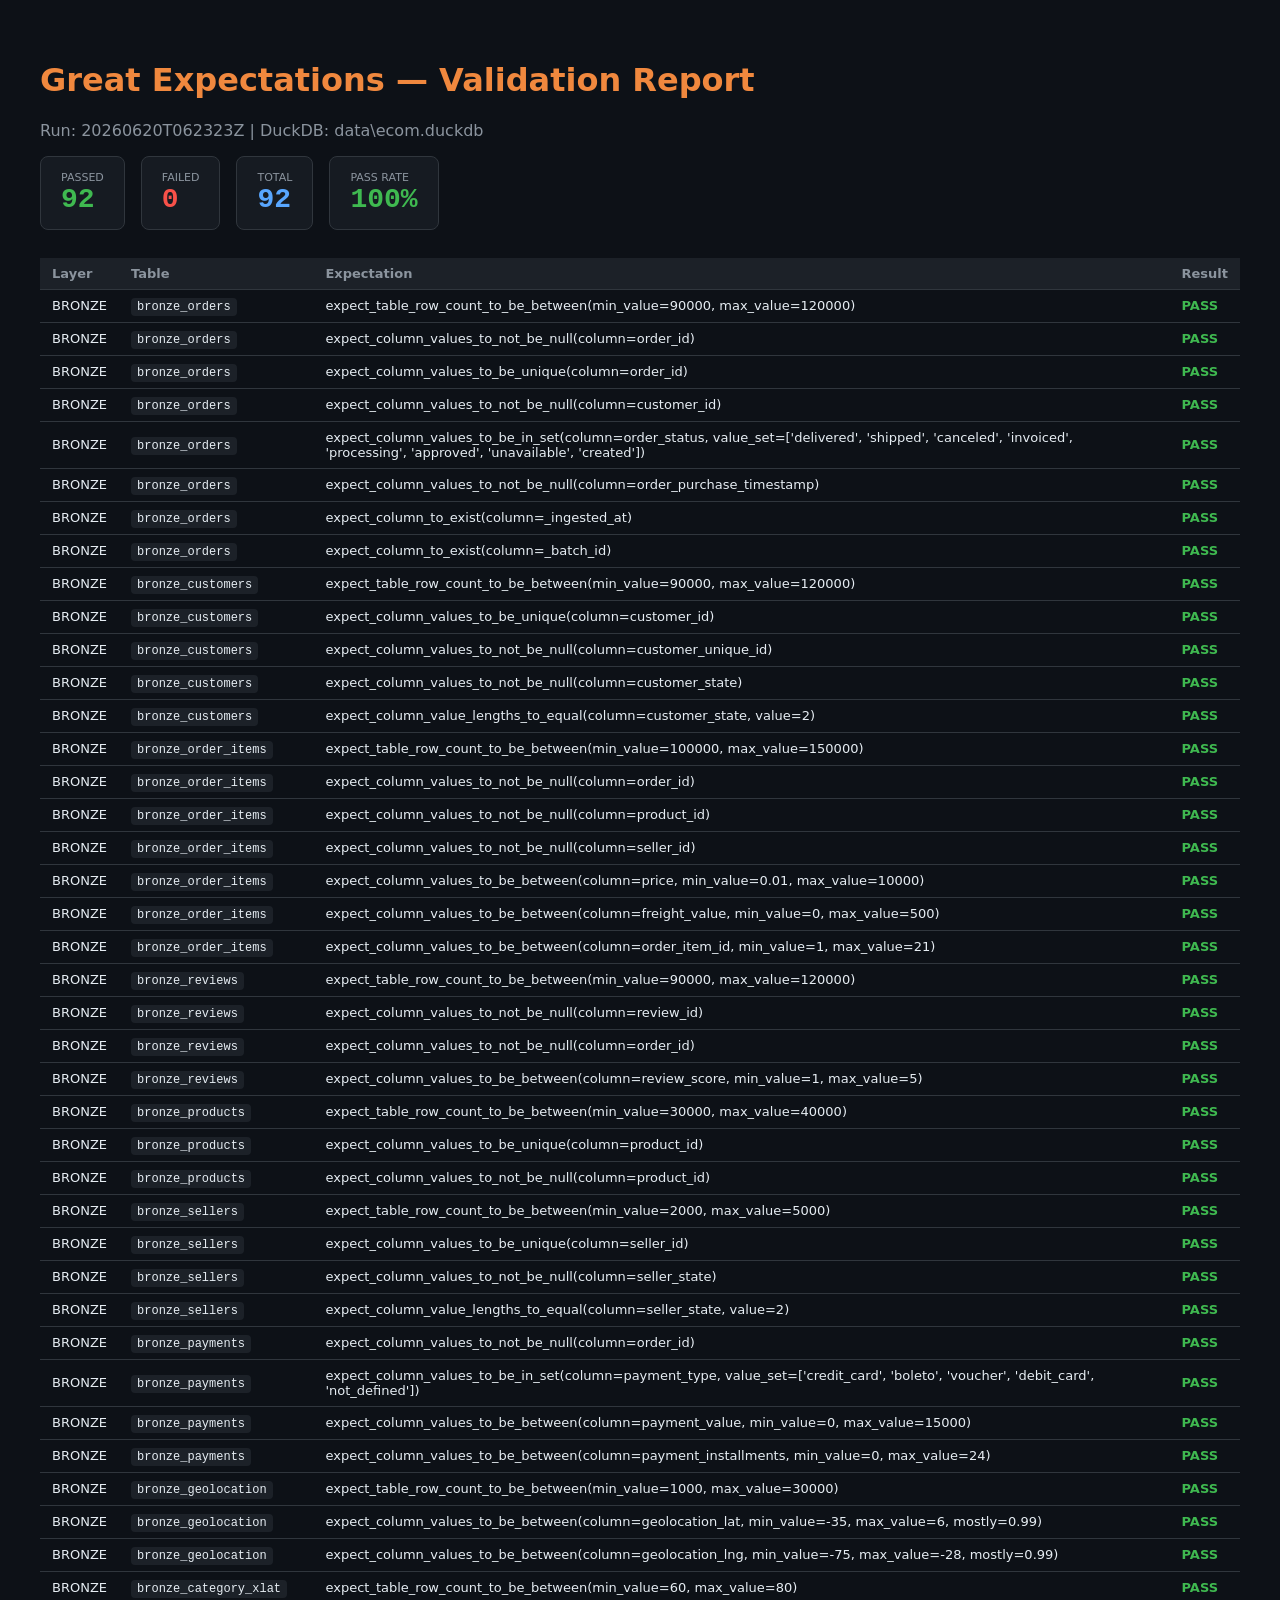
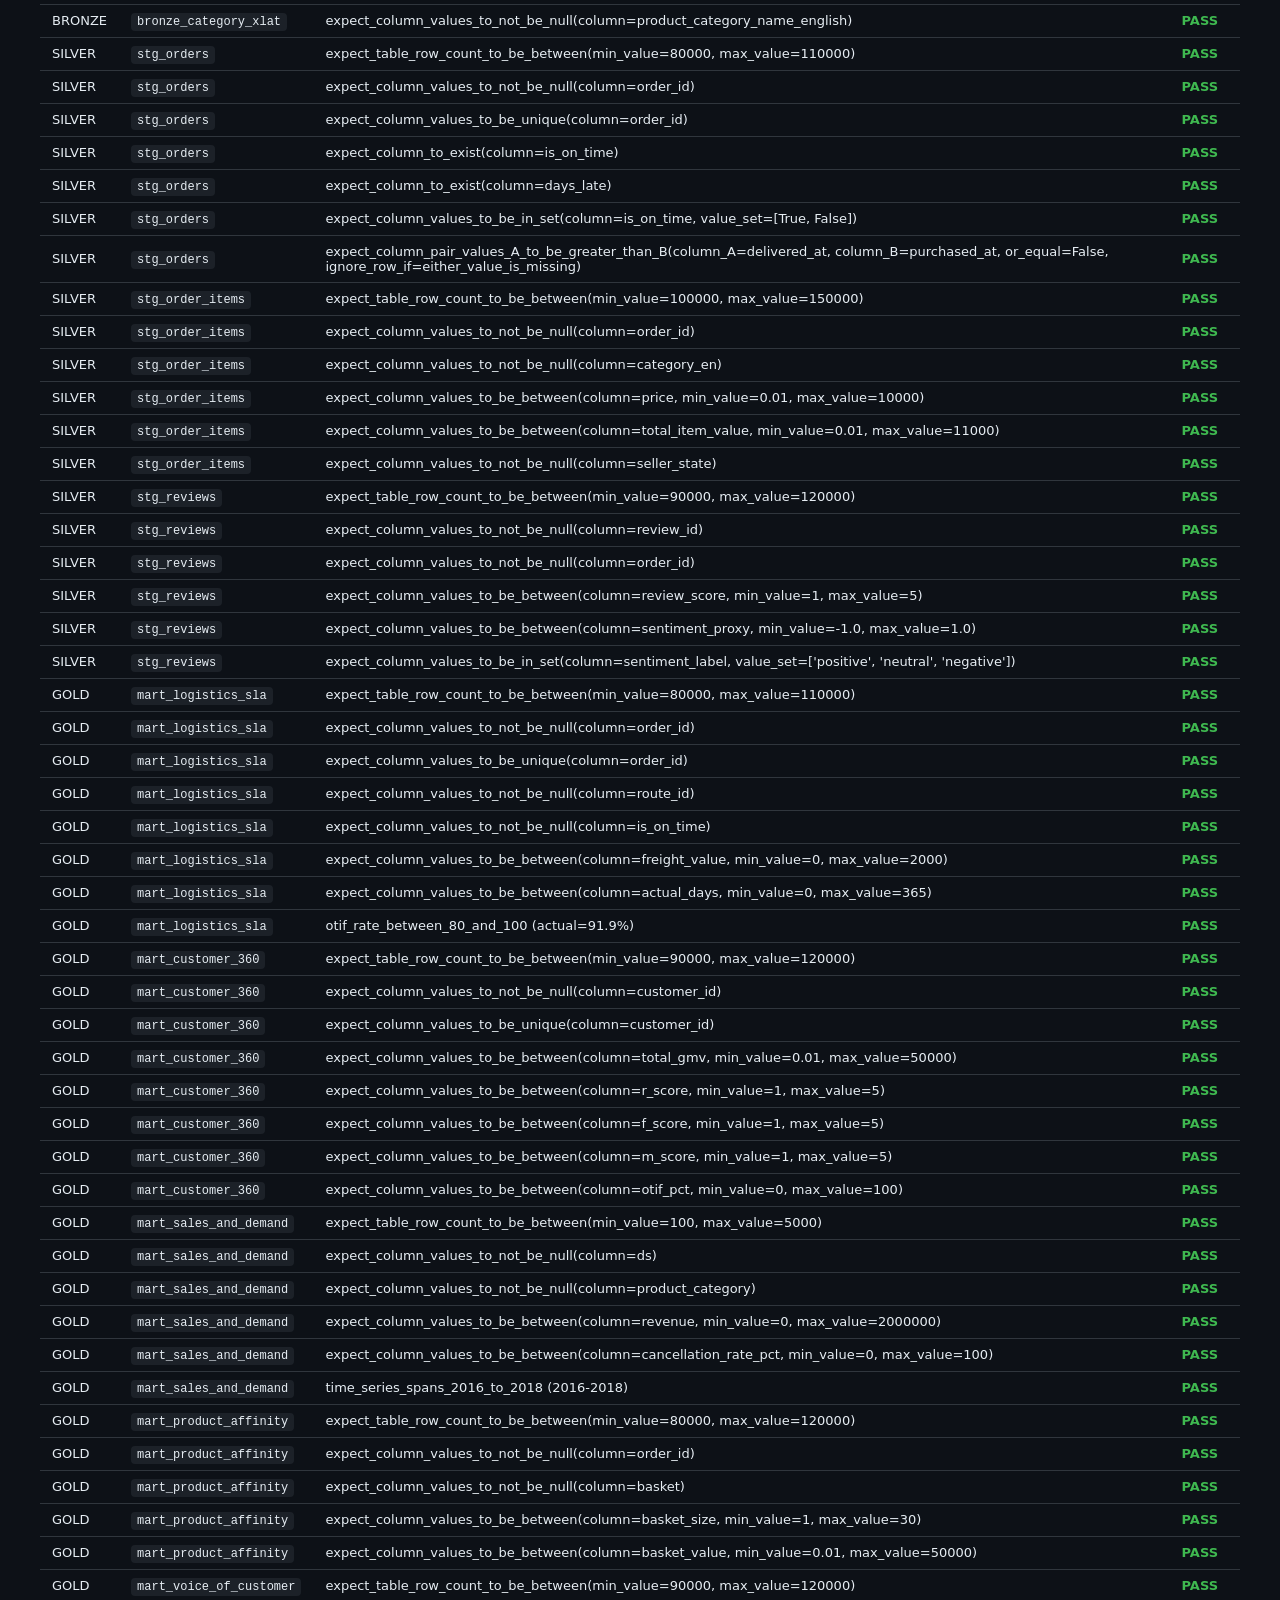
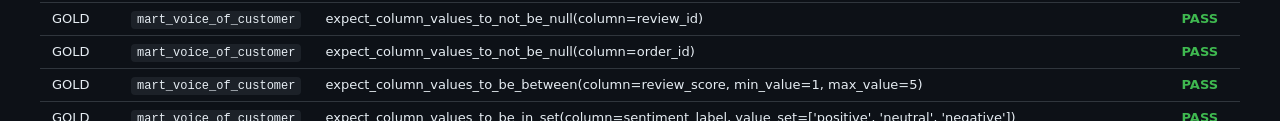
<file: reports/validation_20260620T062323Z.html>
<!DOCTYPE html><html><head><meta charset='UTF-8'>
<title>GE Validation 20260620T062323Z</title>
<style>
body{font-family:system-ui,sans-serif;background:#0d1117;color:#e6edf3;padding:32px}
h1{color:#f0883e} .kpis{display:flex;gap:16px;margin:16px 0 28px}
.kpi{background:#161b22;border:1px solid #30363d;border-radius:8px;padding:14px 20px}
.kv{font-size:28px;font-weight:700;font-family:monospace}
.g{color:#3fb950} .r{color:#f85149} .b{color:#58a6ff}
table{width:100%;border-collapse:collapse;font-size:13px}
th,td{padding:8px 12px;text-align:left;border-bottom:1px solid #30363d}
th{background:#1c2128;color:#8b949e} tr:hover td{background:#1c2128}
code{background:#1c2128;padding:2px 6px;border-radius:4px;font-size:12px}
</style></head><body>
<h1>Great Expectations — Validation Report</h1>
<p style='color:#8b949e'>Run: 20260620T062323Z | DuckDB: data\ecom.duckdb</p>
<div class='kpis'>
  <div class='kpi'><div style='color:#8b949e;font-size:11px'>PASSED</div>
    <div class='kv g'>92</div></div>
  <div class='kpi'><div style='color:#8b949e;font-size:11px'>FAILED</div>
    <div class='kv r'>0</div></div>
  <div class='kpi'><div style='color:#8b949e;font-size:11px'>TOTAL</div>
    <div class='kv b'>92</div></div>
  <div class='kpi'><div style='color:#8b949e;font-size:11px'>PASS RATE</div>
    <div class='kv' style='color:#3fb950'>100%</div></div>
</div>
<table><thead><tr><th>Layer</th><th>Table</th>
<th>Expectation</th><th>Result</th></tr></thead>
<tbody><tr><td>BRONZE</td><td><code>bronze_orders</code></td><td>expect_table_row_count_to_be_between(min_value=90000, max_value=120000)</td><td style='color:#3fb950;font-weight:700'>PASS</td></tr>
<tr><td>BRONZE</td><td><code>bronze_orders</code></td><td>expect_column_values_to_not_be_null(column=order_id)</td><td style='color:#3fb950;font-weight:700'>PASS</td></tr>
<tr><td>BRONZE</td><td><code>bronze_orders</code></td><td>expect_column_values_to_be_unique(column=order_id)</td><td style='color:#3fb950;font-weight:700'>PASS</td></tr>
<tr><td>BRONZE</td><td><code>bronze_orders</code></td><td>expect_column_values_to_not_be_null(column=customer_id)</td><td style='color:#3fb950;font-weight:700'>PASS</td></tr>
<tr><td>BRONZE</td><td><code>bronze_orders</code></td><td>expect_column_values_to_be_in_set(column=order_status, value_set=['delivered', 'shipped', 'canceled', 'invoiced', 'processing', 'approved', 'unavailable', 'created'])</td><td style='color:#3fb950;font-weight:700'>PASS</td></tr>
<tr><td>BRONZE</td><td><code>bronze_orders</code></td><td>expect_column_values_to_not_be_null(column=order_purchase_timestamp)</td><td style='color:#3fb950;font-weight:700'>PASS</td></tr>
<tr><td>BRONZE</td><td><code>bronze_orders</code></td><td>expect_column_to_exist(column=_ingested_at)</td><td style='color:#3fb950;font-weight:700'>PASS</td></tr>
<tr><td>BRONZE</td><td><code>bronze_orders</code></td><td>expect_column_to_exist(column=_batch_id)</td><td style='color:#3fb950;font-weight:700'>PASS</td></tr>
<tr><td>BRONZE</td><td><code>bronze_customers</code></td><td>expect_table_row_count_to_be_between(min_value=90000, max_value=120000)</td><td style='color:#3fb950;font-weight:700'>PASS</td></tr>
<tr><td>BRONZE</td><td><code>bronze_customers</code></td><td>expect_column_values_to_be_unique(column=customer_id)</td><td style='color:#3fb950;font-weight:700'>PASS</td></tr>
<tr><td>BRONZE</td><td><code>bronze_customers</code></td><td>expect_column_values_to_not_be_null(column=customer_unique_id)</td><td style='color:#3fb950;font-weight:700'>PASS</td></tr>
<tr><td>BRONZE</td><td><code>bronze_customers</code></td><td>expect_column_values_to_not_be_null(column=customer_state)</td><td style='color:#3fb950;font-weight:700'>PASS</td></tr>
<tr><td>BRONZE</td><td><code>bronze_customers</code></td><td>expect_column_value_lengths_to_equal(column=customer_state, value=2)</td><td style='color:#3fb950;font-weight:700'>PASS</td></tr>
<tr><td>BRONZE</td><td><code>bronze_order_items</code></td><td>expect_table_row_count_to_be_between(min_value=100000, max_value=150000)</td><td style='color:#3fb950;font-weight:700'>PASS</td></tr>
<tr><td>BRONZE</td><td><code>bronze_order_items</code></td><td>expect_column_values_to_not_be_null(column=order_id)</td><td style='color:#3fb950;font-weight:700'>PASS</td></tr>
<tr><td>BRONZE</td><td><code>bronze_order_items</code></td><td>expect_column_values_to_not_be_null(column=product_id)</td><td style='color:#3fb950;font-weight:700'>PASS</td></tr>
<tr><td>BRONZE</td><td><code>bronze_order_items</code></td><td>expect_column_values_to_not_be_null(column=seller_id)</td><td style='color:#3fb950;font-weight:700'>PASS</td></tr>
<tr><td>BRONZE</td><td><code>bronze_order_items</code></td><td>expect_column_values_to_be_between(column=price, min_value=0.01, max_value=10000)</td><td style='color:#3fb950;font-weight:700'>PASS</td></tr>
<tr><td>BRONZE</td><td><code>bronze_order_items</code></td><td>expect_column_values_to_be_between(column=freight_value, min_value=0, max_value=500)</td><td style='color:#3fb950;font-weight:700'>PASS</td></tr>
<tr><td>BRONZE</td><td><code>bronze_order_items</code></td><td>expect_column_values_to_be_between(column=order_item_id, min_value=1, max_value=21)</td><td style='color:#3fb950;font-weight:700'>PASS</td></tr>
<tr><td>BRONZE</td><td><code>bronze_reviews</code></td><td>expect_table_row_count_to_be_between(min_value=90000, max_value=120000)</td><td style='color:#3fb950;font-weight:700'>PASS</td></tr>
<tr><td>BRONZE</td><td><code>bronze_reviews</code></td><td>expect_column_values_to_not_be_null(column=review_id)</td><td style='color:#3fb950;font-weight:700'>PASS</td></tr>
<tr><td>BRONZE</td><td><code>bronze_reviews</code></td><td>expect_column_values_to_not_be_null(column=order_id)</td><td style='color:#3fb950;font-weight:700'>PASS</td></tr>
<tr><td>BRONZE</td><td><code>bronze_reviews</code></td><td>expect_column_values_to_be_between(column=review_score, min_value=1, max_value=5)</td><td style='color:#3fb950;font-weight:700'>PASS</td></tr>
<tr><td>BRONZE</td><td><code>bronze_products</code></td><td>expect_table_row_count_to_be_between(min_value=30000, max_value=40000)</td><td style='color:#3fb950;font-weight:700'>PASS</td></tr>
<tr><td>BRONZE</td><td><code>bronze_products</code></td><td>expect_column_values_to_be_unique(column=product_id)</td><td style='color:#3fb950;font-weight:700'>PASS</td></tr>
<tr><td>BRONZE</td><td><code>bronze_products</code></td><td>expect_column_values_to_not_be_null(column=product_id)</td><td style='color:#3fb950;font-weight:700'>PASS</td></tr>
<tr><td>BRONZE</td><td><code>bronze_sellers</code></td><td>expect_table_row_count_to_be_between(min_value=2000, max_value=5000)</td><td style='color:#3fb950;font-weight:700'>PASS</td></tr>
<tr><td>BRONZE</td><td><code>bronze_sellers</code></td><td>expect_column_values_to_be_unique(column=seller_id)</td><td style='color:#3fb950;font-weight:700'>PASS</td></tr>
<tr><td>BRONZE</td><td><code>bronze_sellers</code></td><td>expect_column_values_to_not_be_null(column=seller_state)</td><td style='color:#3fb950;font-weight:700'>PASS</td></tr>
<tr><td>BRONZE</td><td><code>bronze_sellers</code></td><td>expect_column_value_lengths_to_equal(column=seller_state, value=2)</td><td style='color:#3fb950;font-weight:700'>PASS</td></tr>
<tr><td>BRONZE</td><td><code>bronze_payments</code></td><td>expect_column_values_to_not_be_null(column=order_id)</td><td style='color:#3fb950;font-weight:700'>PASS</td></tr>
<tr><td>BRONZE</td><td><code>bronze_payments</code></td><td>expect_column_values_to_be_in_set(column=payment_type, value_set=['credit_card', 'boleto', 'voucher', 'debit_card', 'not_defined'])</td><td style='color:#3fb950;font-weight:700'>PASS</td></tr>
<tr><td>BRONZE</td><td><code>bronze_payments</code></td><td>expect_column_values_to_be_between(column=payment_value, min_value=0, max_value=15000)</td><td style='color:#3fb950;font-weight:700'>PASS</td></tr>
<tr><td>BRONZE</td><td><code>bronze_payments</code></td><td>expect_column_values_to_be_between(column=payment_installments, min_value=0, max_value=24)</td><td style='color:#3fb950;font-weight:700'>PASS</td></tr>
<tr><td>BRONZE</td><td><code>bronze_geolocation</code></td><td>expect_table_row_count_to_be_between(min_value=1000, max_value=30000)</td><td style='color:#3fb950;font-weight:700'>PASS</td></tr>
<tr><td>BRONZE</td><td><code>bronze_geolocation</code></td><td>expect_column_values_to_be_between(column=geolocation_lat, min_value=-35, max_value=6, mostly=0.99)</td><td style='color:#3fb950;font-weight:700'>PASS</td></tr>
<tr><td>BRONZE</td><td><code>bronze_geolocation</code></td><td>expect_column_values_to_be_between(column=geolocation_lng, min_value=-75, max_value=-28, mostly=0.99)</td><td style='color:#3fb950;font-weight:700'>PASS</td></tr>
<tr><td>BRONZE</td><td><code>bronze_category_xlat</code></td><td>expect_table_row_count_to_be_between(min_value=60, max_value=80)</td><td style='color:#3fb950;font-weight:700'>PASS</td></tr>
<tr><td>BRONZE</td><td><code>bronze_category_xlat</code></td><td>expect_column_values_to_not_be_null(column=product_category_name_english)</td><td style='color:#3fb950;font-weight:700'>PASS</td></tr>
<tr><td>SILVER</td><td><code>stg_orders</code></td><td>expect_table_row_count_to_be_between(min_value=80000, max_value=110000)</td><td style='color:#3fb950;font-weight:700'>PASS</td></tr>
<tr><td>SILVER</td><td><code>stg_orders</code></td><td>expect_column_values_to_not_be_null(column=order_id)</td><td style='color:#3fb950;font-weight:700'>PASS</td></tr>
<tr><td>SILVER</td><td><code>stg_orders</code></td><td>expect_column_values_to_be_unique(column=order_id)</td><td style='color:#3fb950;font-weight:700'>PASS</td></tr>
<tr><td>SILVER</td><td><code>stg_orders</code></td><td>expect_column_to_exist(column=is_on_time)</td><td style='color:#3fb950;font-weight:700'>PASS</td></tr>
<tr><td>SILVER</td><td><code>stg_orders</code></td><td>expect_column_to_exist(column=days_late)</td><td style='color:#3fb950;font-weight:700'>PASS</td></tr>
<tr><td>SILVER</td><td><code>stg_orders</code></td><td>expect_column_values_to_be_in_set(column=is_on_time, value_set=[True, False])</td><td style='color:#3fb950;font-weight:700'>PASS</td></tr>
<tr><td>SILVER</td><td><code>stg_orders</code></td><td>expect_column_pair_values_A_to_be_greater_than_B(column_A=delivered_at, column_B=purchased_at, or_equal=False, ignore_row_if=either_value_is_missing)</td><td style='color:#3fb950;font-weight:700'>PASS</td></tr>
<tr><td>SILVER</td><td><code>stg_order_items</code></td><td>expect_table_row_count_to_be_between(min_value=100000, max_value=150000)</td><td style='color:#3fb950;font-weight:700'>PASS</td></tr>
<tr><td>SILVER</td><td><code>stg_order_items</code></td><td>expect_column_values_to_not_be_null(column=order_id)</td><td style='color:#3fb950;font-weight:700'>PASS</td></tr>
<tr><td>SILVER</td><td><code>stg_order_items</code></td><td>expect_column_values_to_not_be_null(column=category_en)</td><td style='color:#3fb950;font-weight:700'>PASS</td></tr>
<tr><td>SILVER</td><td><code>stg_order_items</code></td><td>expect_column_values_to_be_between(column=price, min_value=0.01, max_value=10000)</td><td style='color:#3fb950;font-weight:700'>PASS</td></tr>
<tr><td>SILVER</td><td><code>stg_order_items</code></td><td>expect_column_values_to_be_between(column=total_item_value, min_value=0.01, max_value=11000)</td><td style='color:#3fb950;font-weight:700'>PASS</td></tr>
<tr><td>SILVER</td><td><code>stg_order_items</code></td><td>expect_column_values_to_not_be_null(column=seller_state)</td><td style='color:#3fb950;font-weight:700'>PASS</td></tr>
<tr><td>SILVER</td><td><code>stg_reviews</code></td><td>expect_table_row_count_to_be_between(min_value=90000, max_value=120000)</td><td style='color:#3fb950;font-weight:700'>PASS</td></tr>
<tr><td>SILVER</td><td><code>stg_reviews</code></td><td>expect_column_values_to_not_be_null(column=review_id)</td><td style='color:#3fb950;font-weight:700'>PASS</td></tr>
<tr><td>SILVER</td><td><code>stg_reviews</code></td><td>expect_column_values_to_not_be_null(column=order_id)</td><td style='color:#3fb950;font-weight:700'>PASS</td></tr>
<tr><td>SILVER</td><td><code>stg_reviews</code></td><td>expect_column_values_to_be_between(column=review_score, min_value=1, max_value=5)</td><td style='color:#3fb950;font-weight:700'>PASS</td></tr>
<tr><td>SILVER</td><td><code>stg_reviews</code></td><td>expect_column_values_to_be_between(column=sentiment_proxy, min_value=-1.0, max_value=1.0)</td><td style='color:#3fb950;font-weight:700'>PASS</td></tr>
<tr><td>SILVER</td><td><code>stg_reviews</code></td><td>expect_column_values_to_be_in_set(column=sentiment_label, value_set=['positive', 'neutral', 'negative'])</td><td style='color:#3fb950;font-weight:700'>PASS</td></tr>
<tr><td>GOLD</td><td><code>mart_logistics_sla</code></td><td>expect_table_row_count_to_be_between(min_value=80000, max_value=110000)</td><td style='color:#3fb950;font-weight:700'>PASS</td></tr>
<tr><td>GOLD</td><td><code>mart_logistics_sla</code></td><td>expect_column_values_to_not_be_null(column=order_id)</td><td style='color:#3fb950;font-weight:700'>PASS</td></tr>
<tr><td>GOLD</td><td><code>mart_logistics_sla</code></td><td>expect_column_values_to_be_unique(column=order_id)</td><td style='color:#3fb950;font-weight:700'>PASS</td></tr>
<tr><td>GOLD</td><td><code>mart_logistics_sla</code></td><td>expect_column_values_to_not_be_null(column=route_id)</td><td style='color:#3fb950;font-weight:700'>PASS</td></tr>
<tr><td>GOLD</td><td><code>mart_logistics_sla</code></td><td>expect_column_values_to_not_be_null(column=is_on_time)</td><td style='color:#3fb950;font-weight:700'>PASS</td></tr>
<tr><td>GOLD</td><td><code>mart_logistics_sla</code></td><td>expect_column_values_to_be_between(column=freight_value, min_value=0, max_value=2000)</td><td style='color:#3fb950;font-weight:700'>PASS</td></tr>
<tr><td>GOLD</td><td><code>mart_logistics_sla</code></td><td>expect_column_values_to_be_between(column=actual_days, min_value=0, max_value=365)</td><td style='color:#3fb950;font-weight:700'>PASS</td></tr>
<tr><td>GOLD</td><td><code>mart_logistics_sla</code></td><td>otif_rate_between_80_and_100 (actual=91.9%)</td><td style='color:#3fb950;font-weight:700'>PASS</td></tr>
<tr><td>GOLD</td><td><code>mart_customer_360</code></td><td>expect_table_row_count_to_be_between(min_value=90000, max_value=120000)</td><td style='color:#3fb950;font-weight:700'>PASS</td></tr>
<tr><td>GOLD</td><td><code>mart_customer_360</code></td><td>expect_column_values_to_not_be_null(column=customer_id)</td><td style='color:#3fb950;font-weight:700'>PASS</td></tr>
<tr><td>GOLD</td><td><code>mart_customer_360</code></td><td>expect_column_values_to_be_unique(column=customer_id)</td><td style='color:#3fb950;font-weight:700'>PASS</td></tr>
<tr><td>GOLD</td><td><code>mart_customer_360</code></td><td>expect_column_values_to_be_between(column=total_gmv, min_value=0.01, max_value=50000)</td><td style='color:#3fb950;font-weight:700'>PASS</td></tr>
<tr><td>GOLD</td><td><code>mart_customer_360</code></td><td>expect_column_values_to_be_between(column=r_score, min_value=1, max_value=5)</td><td style='color:#3fb950;font-weight:700'>PASS</td></tr>
<tr><td>GOLD</td><td><code>mart_customer_360</code></td><td>expect_column_values_to_be_between(column=f_score, min_value=1, max_value=5)</td><td style='color:#3fb950;font-weight:700'>PASS</td></tr>
<tr><td>GOLD</td><td><code>mart_customer_360</code></td><td>expect_column_values_to_be_between(column=m_score, min_value=1, max_value=5)</td><td style='color:#3fb950;font-weight:700'>PASS</td></tr>
<tr><td>GOLD</td><td><code>mart_customer_360</code></td><td>expect_column_values_to_be_between(column=otif_pct, min_value=0, max_value=100)</td><td style='color:#3fb950;font-weight:700'>PASS</td></tr>
<tr><td>GOLD</td><td><code>mart_sales_and_demand</code></td><td>expect_table_row_count_to_be_between(min_value=100, max_value=5000)</td><td style='color:#3fb950;font-weight:700'>PASS</td></tr>
<tr><td>GOLD</td><td><code>mart_sales_and_demand</code></td><td>expect_column_values_to_not_be_null(column=ds)</td><td style='color:#3fb950;font-weight:700'>PASS</td></tr>
<tr><td>GOLD</td><td><code>mart_sales_and_demand</code></td><td>expect_column_values_to_not_be_null(column=product_category)</td><td style='color:#3fb950;font-weight:700'>PASS</td></tr>
<tr><td>GOLD</td><td><code>mart_sales_and_demand</code></td><td>expect_column_values_to_be_between(column=revenue, min_value=0, max_value=2000000)</td><td style='color:#3fb950;font-weight:700'>PASS</td></tr>
<tr><td>GOLD</td><td><code>mart_sales_and_demand</code></td><td>expect_column_values_to_be_between(column=cancellation_rate_pct, min_value=0, max_value=100)</td><td style='color:#3fb950;font-weight:700'>PASS</td></tr>
<tr><td>GOLD</td><td><code>mart_sales_and_demand</code></td><td>time_series_spans_2016_to_2018 (2016-2018)</td><td style='color:#3fb950;font-weight:700'>PASS</td></tr>
<tr><td>GOLD</td><td><code>mart_product_affinity</code></td><td>expect_table_row_count_to_be_between(min_value=80000, max_value=120000)</td><td style='color:#3fb950;font-weight:700'>PASS</td></tr>
<tr><td>GOLD</td><td><code>mart_product_affinity</code></td><td>expect_column_values_to_not_be_null(column=order_id)</td><td style='color:#3fb950;font-weight:700'>PASS</td></tr>
<tr><td>GOLD</td><td><code>mart_product_affinity</code></td><td>expect_column_values_to_not_be_null(column=basket)</td><td style='color:#3fb950;font-weight:700'>PASS</td></tr>
<tr><td>GOLD</td><td><code>mart_product_affinity</code></td><td>expect_column_values_to_be_between(column=basket_size, min_value=1, max_value=30)</td><td style='color:#3fb950;font-weight:700'>PASS</td></tr>
<tr><td>GOLD</td><td><code>mart_product_affinity</code></td><td>expect_column_values_to_be_between(column=basket_value, min_value=0.01, max_value=50000)</td><td style='color:#3fb950;font-weight:700'>PASS</td></tr>
<tr><td>GOLD</td><td><code>mart_voice_of_customer</code></td><td>expect_table_row_count_to_be_between(min_value=90000, max_value=120000)</td><td style='color:#3fb950;font-weight:700'>PASS</td></tr>
<tr><td>GOLD</td><td><code>mart_voice_of_customer</code></td><td>expect_column_values_to_not_be_null(column=review_id)</td><td style='color:#3fb950;font-weight:700'>PASS</td></tr>
<tr><td>GOLD</td><td><code>mart_voice_of_customer</code></td><td>expect_column_values_to_not_be_null(column=order_id)</td><td style='color:#3fb950;font-weight:700'>PASS</td></tr>
<tr><td>GOLD</td><td><code>mart_voice_of_customer</code></td><td>expect_column_values_to_be_between(column=review_score, min_value=1, max_value=5)</td><td style='color:#3fb950;font-weight:700'>PASS</td></tr>
<tr><td>GOLD</td><td><code>mart_voice_of_customer</code></td><td>expect_column_values_to_be_in_set(column=sentiment_label, value_set=['positive', 'neutral', 'negative'])</td><td style='color:#3fb950;font-weight:700'>PASS</td></tr>
<tr><td>GOLD</td><td><code>mart_voice_of_customer</code></td><td>avg_review_score_between_3.5_and_5.0 (actual=4.09)</td><td style='color:#3fb950;font-weight:700'>PASS</td></tr>
</tbody></table>
</body></html>
</file>
